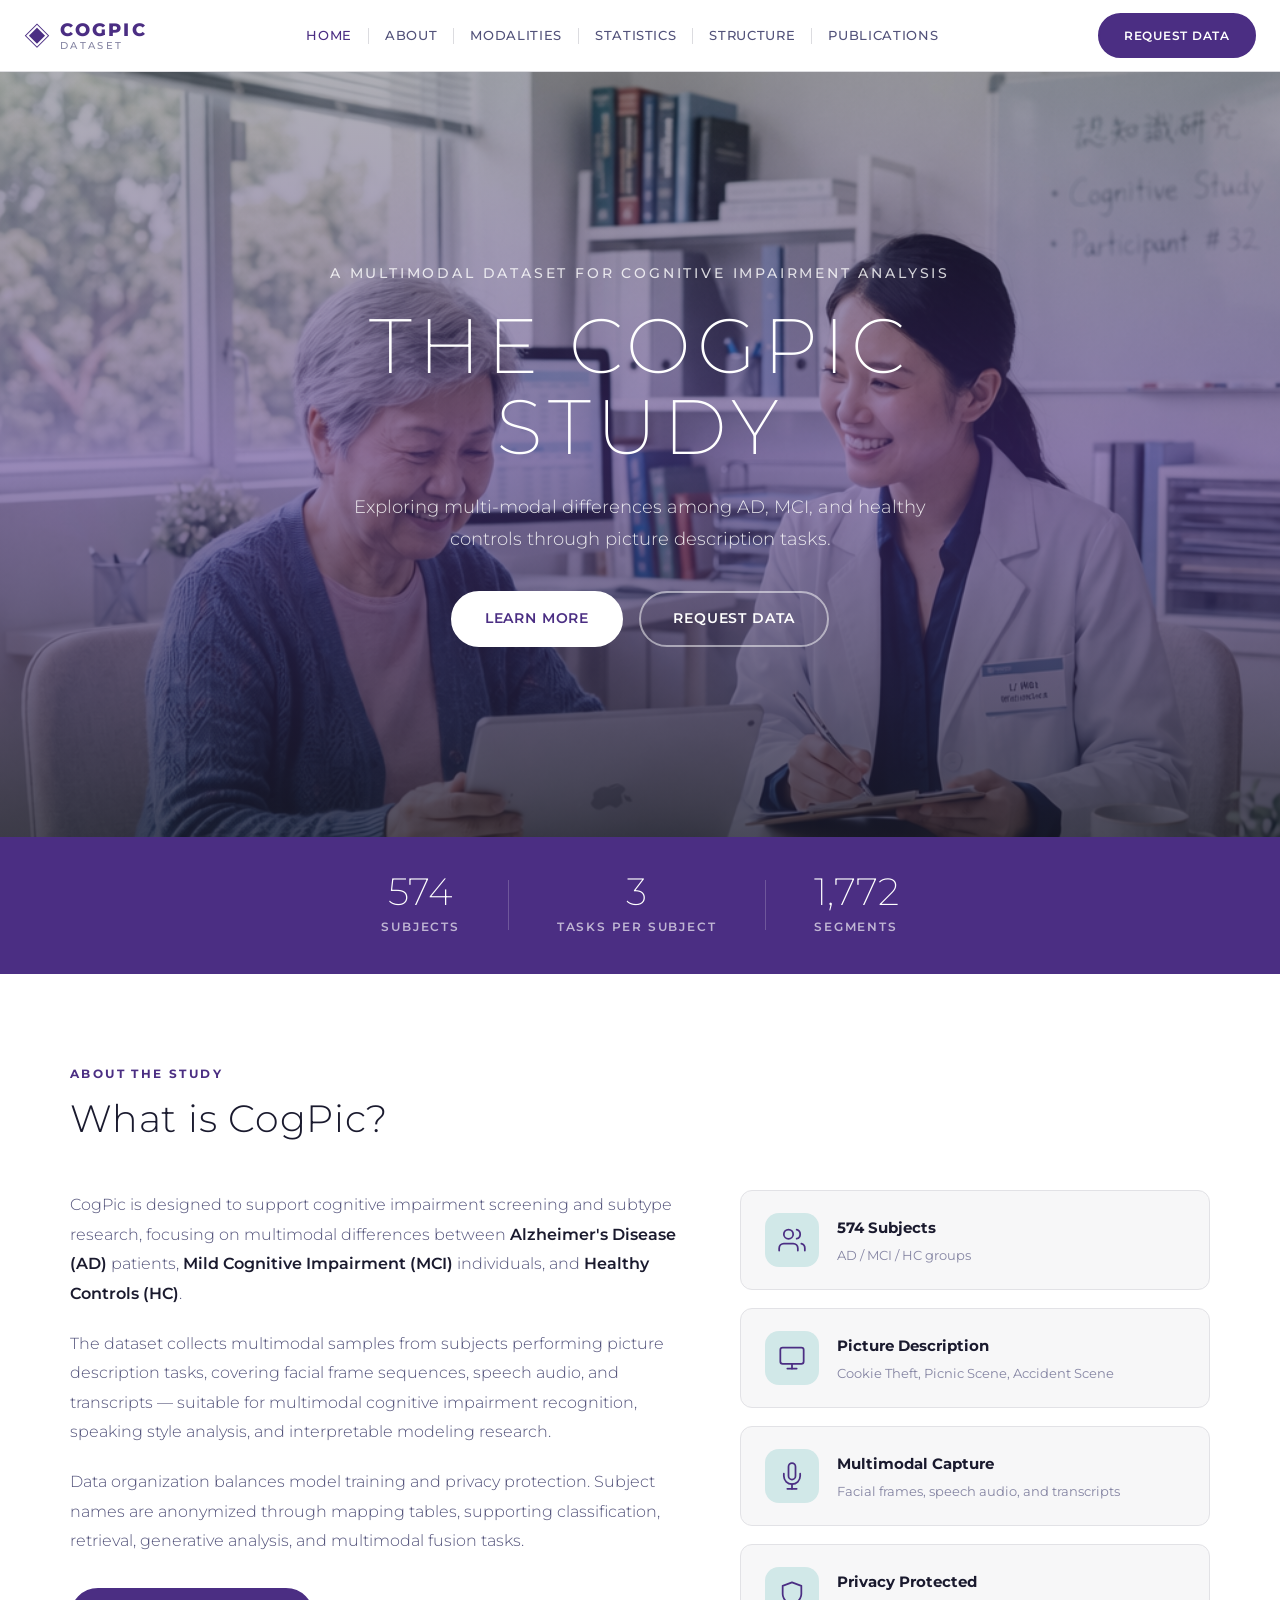
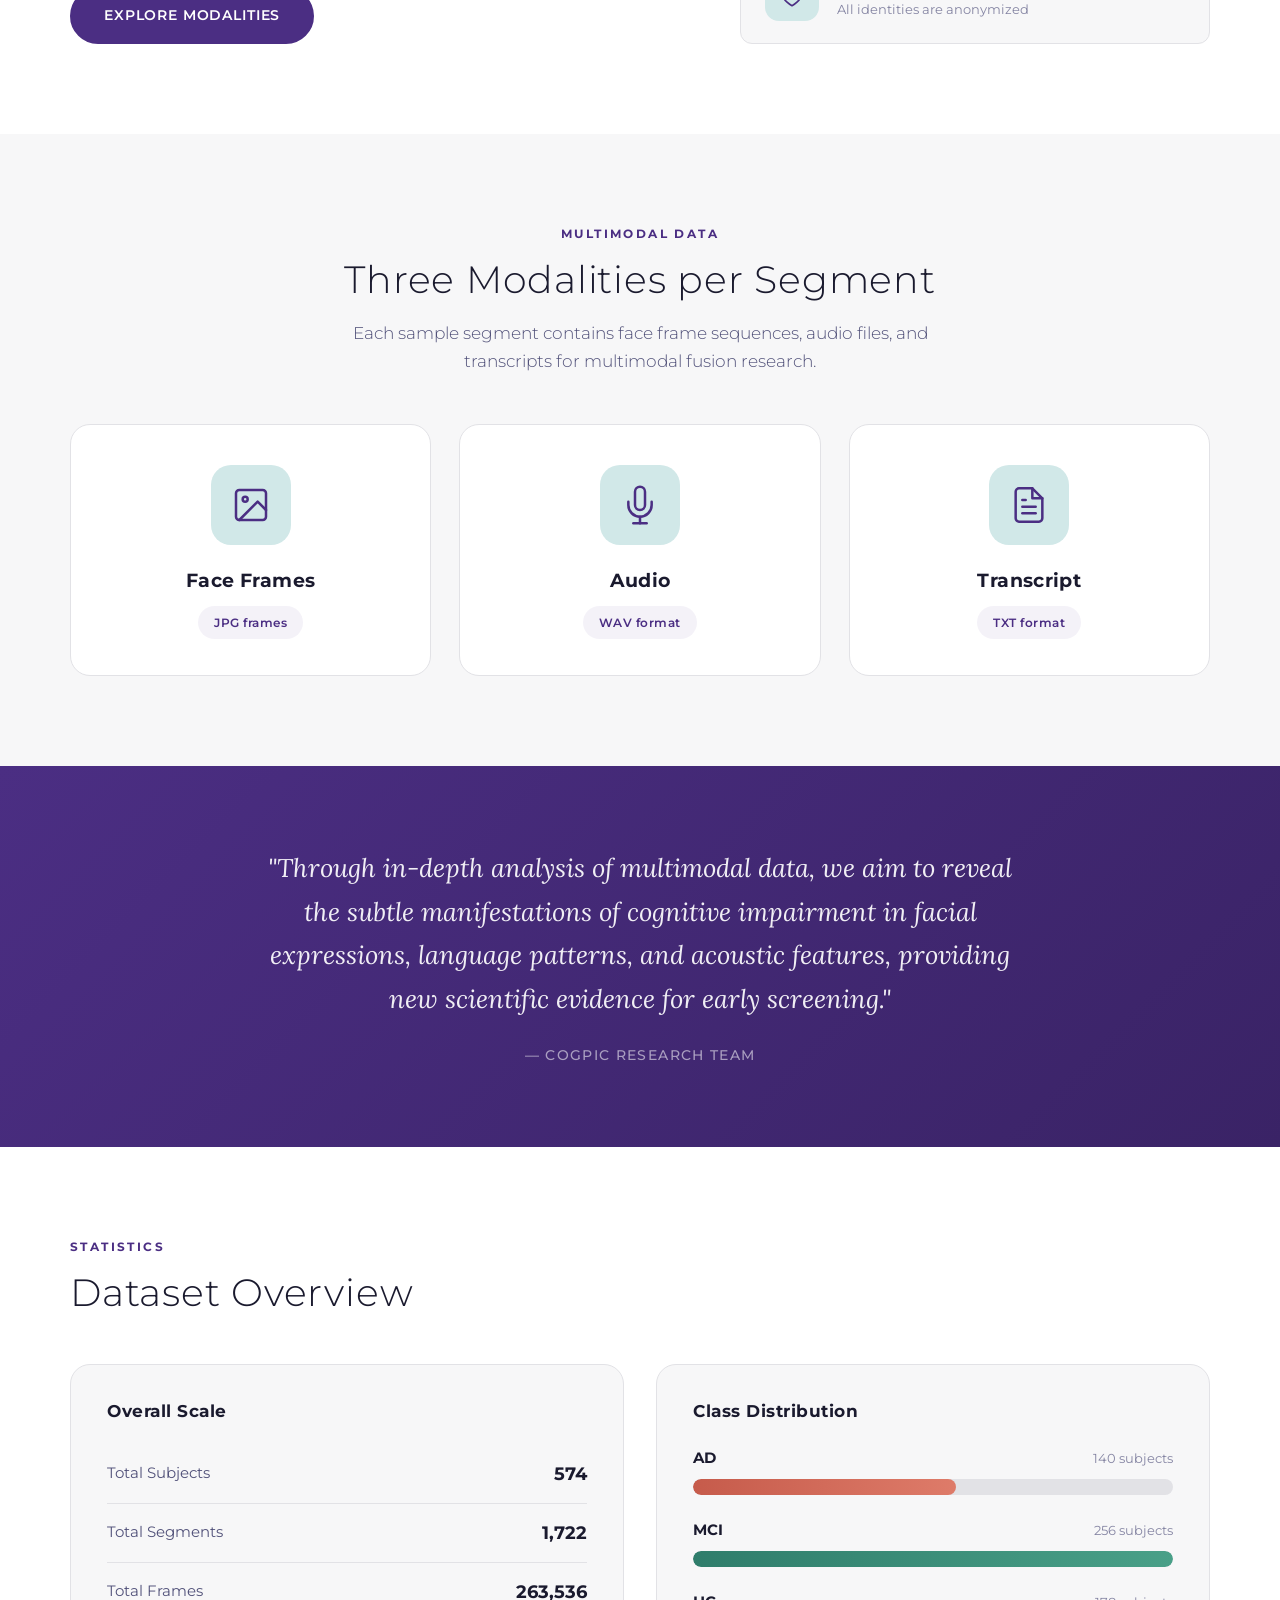
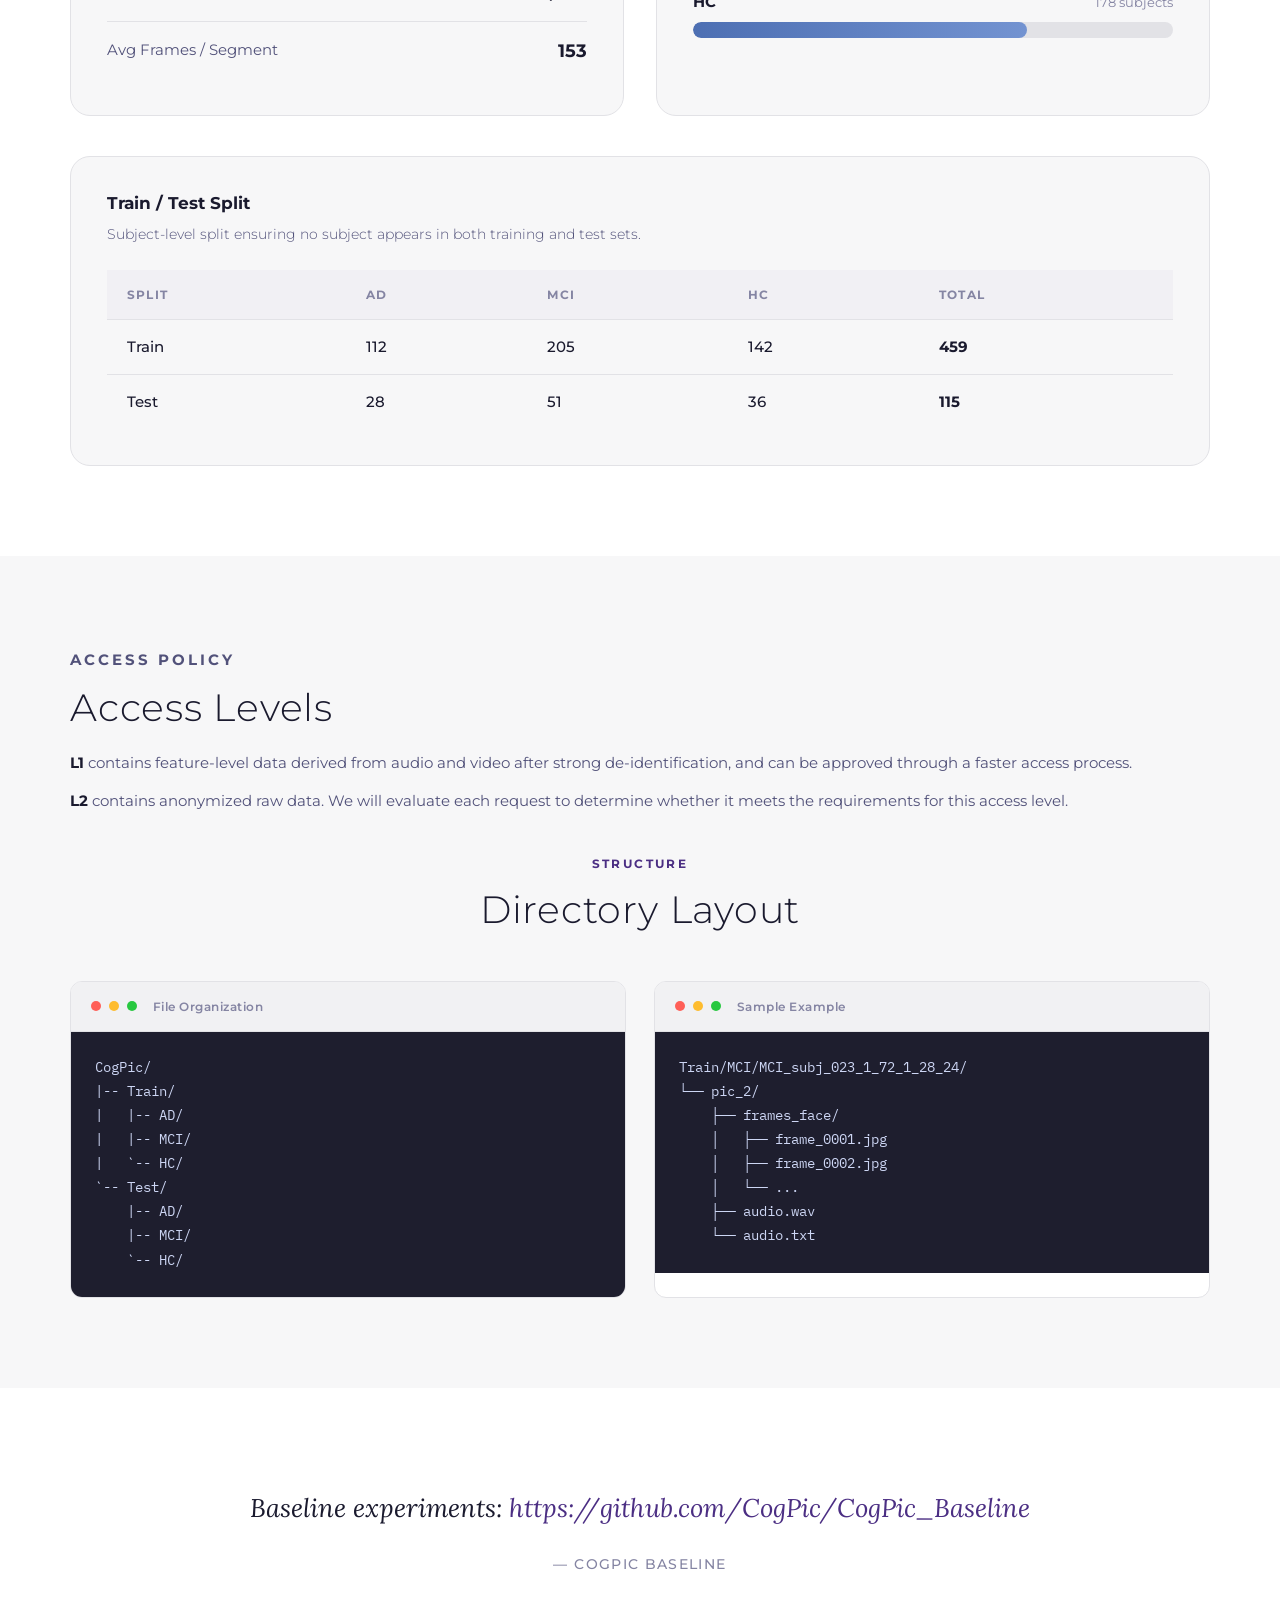
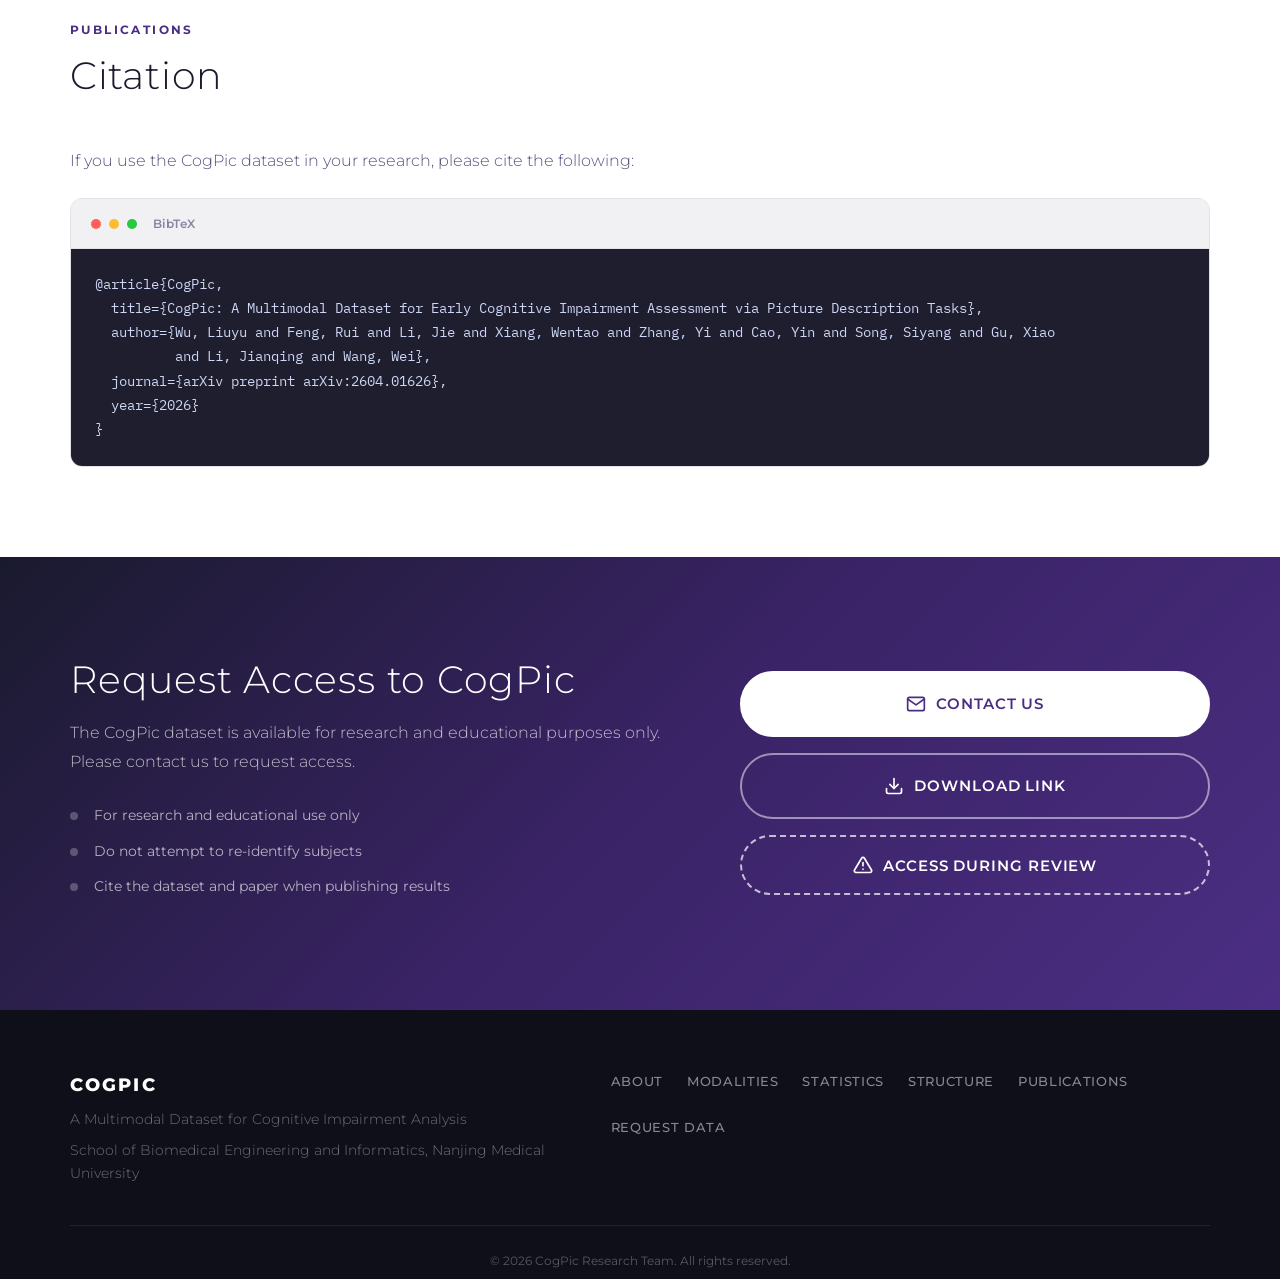
<file: index.html>
<!DOCTYPE html>
<html lang="zh-CN">

<head>
  <meta charset="UTF-8">
  <meta name="viewport" content="width=device-width, initial-scale=1.0">
  <title>CogPic — A Multimodal Dataset for Cognitive Impairment Analysis</title>
  <meta name="description"
    content="CogPic is a multimodal dataset for cognitive impairment analysis, containing face frames, audio, and transcripts from AD, MCI, and HC subjects.">
  <link rel="icon" type="image/svg+xml" href="favicon.svg">
  <link rel="preconnect" href="https://fonts.googleapis.com">
  <link rel="preconnect" href="https://fonts.gstatic.com" crossorigin>
  <link
    href="https://fonts.googleapis.com/css2?family=Montserrat:wght@200;300;400;500;600;700;800&family=Lora:ital,wght@0,400;0,500;0,600;1,400&family=IBM+Plex+Mono:wght@400;500&display=swap"
    rel="stylesheet">
  <link rel="stylesheet" href="styles.css">
</head>

<body>

  <!-- ===== NAVIGATION ===== -->
  <header class="site-header" id="top">
    <div class="header-inner">
      <a class="logo" href="#top">
        <span class="logo-icon">&#9672;</span>
        <div class="logo-text">
          <strong>COGPIC</strong>
          <span>DATASET</span>
        </div>
      </a>
      <nav class="main-nav" id="mainNav">
        <a href="#top" class="active">Home</a>
        <span class="nav-divider"></span>
        <a href="#about">About</a>
        <span class="nav-divider"></span>
        <a href="#modalities">Modalities</a>
        <span class="nav-divider"></span>
        <a href="#statistics">Statistics</a>
        <span class="nav-divider"></span>
        <a href="#structure">Structure</a>
        <span class="nav-divider"></span>
        <a href="#publications">Publications</a>
      </nav>
      <a class="btn btn-primary nav-cta" href="#download">Request Data</a>
      <button class="mobile-toggle" id="mobileToggle" aria-label="Toggle menu">
        <span></span><span></span><span></span>
      </button>
    </div>
  </header>

  <!-- ===== HERO ===== -->
  <section class="hero">
    <div class="hero-bg">
      <img src="hero.png" alt="Cognitive assessment research" id="heroImage">
      <div class="hero-overlay"></div>
    </div>
    <div class="hero-content">
      <p class="hero-subtitle">A Multimodal Dataset for Cognitive Impairment Analysis</p>
      <h1>THE COGPIC STUDY</h1>
      <p class="hero-desc">
        Exploring multi-modal differences among AD, MCI, and healthy controls
        through picture description tasks.
      </p>
      <div class="hero-buttons">
        <a class="btn btn-light" href="#about">Learn More</a>
        <a class="btn btn-outline-light" href="#download">Request Data</a>
      </div>
    </div>
  </section>

  <!-- ===== STATS BANNER ===== -->
  <section class="stats-banner">
    <div class="container">
      <div class="stat-item">
        <strong>574</strong>
        <span>Subjects</span>
      </div>
      <div class="stat-divider"></div>
      <div class="stat-item">
        <strong>3</strong>
        <span>Tasks per Subject</span>
      </div>
      <div class="stat-divider"></div>
      <div class="stat-item">
        <strong>1,772</strong>
        <span>Segments</span>
      </div>
    </div>
  </section>

  <main>
    <!-- ===== ABOUT ===== -->
    <section class="section section-white" id="about">
      <div class="container">
        <div class="section-header">
          <p class="section-eyebrow">About the Study</p>
          <h2>What is CogPic?</h2>
        </div>
        <div class="about-grid">
          <div class="about-text">
            <p>
              CogPic is designed to support cognitive impairment screening and subtype research, focusing on multimodal
              differences between <strong>Alzheimer's Disease (AD)</strong> patients, <strong>Mild Cognitive Impairment
                (MCI)</strong> individuals, and <strong>Healthy Controls (HC)</strong>.
            </p>
            <p>
              The dataset collects multimodal samples from subjects performing picture description tasks, covering
              facial frame sequences, speech audio, and transcripts — suitable for multimodal cognitive impairment
              recognition, speaking style analysis, and interpretable modeling research.
            </p>
            <p>
              Data organization balances model training and privacy protection. Subject names are anonymized through
              mapping tables, supporting classification, retrieval, generative analysis, and multimodal fusion tasks.
            </p>
            <a class="btn btn-primary" href="#modalities">Explore Modalities</a>
          </div>
          <div class="about-highlights">
            <div class="highlight-card">
              <div class="highlight-icon">
                <svg width="28" height="28" viewBox="0 0 24 24" fill="none" stroke="currentColor" stroke-width="1.5"
                  stroke-linecap="round" stroke-linejoin="round">
                  <path d="M17 21v-2a4 4 0 0 0-4-4H5a4 4 0 0 0-4 4v2" />
                  <circle cx="9" cy="7" r="4" />
                  <path d="M23 21v-2a4 4 0 0 0-3-3.87" />
                  <path d="M16 3.13a4 4 0 0 1 0 7.75" />
                </svg>
              </div>
              <div>
                <strong>574 Subjects</strong>
                <span>AD / MCI / HC groups</span>
              </div>
            </div>
            <div class="highlight-card">
              <div class="highlight-icon">
                <svg width="28" height="28" viewBox="0 0 24 24" fill="none" stroke="currentColor" stroke-width="1.5"
                  stroke-linecap="round" stroke-linejoin="round">
                  <rect x="2" y="3" width="20" height="14" rx="2" ry="2" />
                  <line x1="8" y1="21" x2="16" y2="21" />
                  <line x1="12" y1="17" x2="12" y2="21" />
                </svg>
              </div>
              <div>
                <strong>Picture Description</strong>
                <span>Cookie Theft, Picnic Scene, Accident Scene</span>
              </div>
            </div>
            <div class="highlight-card">
              <div class="highlight-icon">
                <svg width="28" height="28" viewBox="0 0 24 24" fill="none" stroke="currentColor" stroke-width="1.5"
                  stroke-linecap="round" stroke-linejoin="round">
                  <path d="M12 1a3 3 0 0 0-3 3v8a3 3 0 0 0 6 0V4a3 3 0 0 0-3-3z" />
                  <path d="M19 10v2a7 7 0 0 1-14 0v-2" />
                  <line x1="12" y1="19" x2="12" y2="23" />
                  <line x1="8" y1="23" x2="16" y2="23" />
                </svg>
              </div>
              <div>
                <strong>Multimodal Capture</strong>
                <span>Facial frames, speech audio, and transcripts</span>
              </div>
            </div>
            <div class="highlight-card">
              <div class="highlight-icon">
                <svg width="28" height="28" viewBox="0 0 24 24" fill="none" stroke="currentColor" stroke-width="1.5"
                  stroke-linecap="round" stroke-linejoin="round">
                  <path d="M12 22s8-4 8-10V5l-8-3-8 3v7c0 6 8 10 8 10z" />
                </svg>
              </div>
              <div>
                <strong>Privacy Protected</strong>
                <span>All identities are anonymized</span>
              </div>
            </div>
          </div>
        </div>
      </div>
    </section>

    <!-- ===== MODALITIES ===== -->
    <section class="section section-light" id="modalities">
      <div class="container">
        <div class="section-header centered">
          <p class="section-eyebrow">Multimodal Data</p>
          <h2>Three Modalities per Segment</h2>
          <p class="section-sub">Each sample segment contains face frame sequences, audio files, and transcripts for
            multimodal fusion research.</p>
        </div>
        <div class="modality-grid">
          <article class="modality-card">
            <div class="modality-icon-wrap">
              <svg width="40" height="40" viewBox="0 0 24 24" fill="none" stroke="currentColor" stroke-width="1.5"
                stroke-linecap="round" stroke-linejoin="round">
                <rect x="3" y="3" width="18" height="18" rx="2" ry="2" />
                <circle cx="8.5" cy="8.5" r="1.5" />
                <polyline points="21 15 16 10 5 21" />
              </svg>
            </div>
            <h3>Face Frames</h3>
            <span class="modality-tag">JPG frames</span>
          </article>
          <article class="modality-card">
            <div class="modality-icon-wrap">
              <svg width="40" height="40" viewBox="0 0 24 24" fill="none" stroke="currentColor" stroke-width="1.5"
                stroke-linecap="round" stroke-linejoin="round">
                <path d="M12 1a3 3 0 0 0-3 3v8a3 3 0 0 0 6 0V4a3 3 0 0 0-3-3z" />
                <path d="M19 10v2a7 7 0 0 1-14 0v-2" />
                <line x1="12" y1="19" x2="12" y2="23" />
                <line x1="8" y1="23" x2="16" y2="23" />
              </svg>
            </div>
            <h3>Audio</h3>
            <span class="modality-tag">WAV format</span>
          </article>
          <article class="modality-card">
            <div class="modality-icon-wrap">
              <svg width="40" height="40" viewBox="0 0 24 24" fill="none" stroke="currentColor" stroke-width="1.5"
                stroke-linecap="round" stroke-linejoin="round">
                <path d="M14 2H6a2 2 0 0 0-2 2v16a2 2 0 0 0 2 2h12a2 2 0 0 0 2-2V8z" />
                <polyline points="14 2 14 8 20 8" />
                <line x1="16" y1="13" x2="8" y2="13" />
                <line x1="16" y1="17" x2="8" y2="17" />
                <polyline points="10 9 9 9 8 9" />
              </svg>
            </div>
            <h3>Transcript</h3>
            <span class="modality-tag">TXT format</span>
          </article>
        </div>
      </div>
    </section>

    <!-- ===== QUOTE ===== -->
    <section class="section-quote">
      <div class="container">
        <blockquote>
          <p>"Through in-depth analysis of multimodal data, we aim to reveal the subtle manifestations of cognitive
            impairment in facial expressions, language patterns, and acoustic features, providing new scientific
            evidence for early screening."</p>
          <cite>— CogPic Research Team</cite>
        </blockquote>
      </div>
    </section>

    <!-- ===== STATISTICS ===== -->
    <section class="section section-white" id="statistics">
      <div class="container">
        <div class="section-header">
          <p class="section-eyebrow">Statistics</p>
          <h2>Dataset Overview</h2>
        </div>

        <div class="stats-detail-grid">
          <div class="stats-card">
            <h3>Overall Scale</h3>
            <div class="stats-list">
              <div class="stats-row">
                <span>Total Subjects</span>
                <strong>574</strong>
              </div>
              <div class="stats-row">
                <span>Total Segments</span>
                <strong>1,722</strong>
              </div>
              <div class="stats-row">
                <span>Total Frames</span>
                <strong>263,536</strong>
              </div>
              <div class="stats-row">
                <span>Avg Frames / Segment</span>
                <strong>153</strong>
              </div>
            </div>
          </div>

          <div class="stats-card">
            <h3>Class Distribution</h3>
            <div class="distribution-bars">
              <div class="dist-bar">
                <div class="dist-info">
                  <span class="dist-label">AD</span>
                  <span class="dist-count">140 subjects</span>
                </div>
                <div class="dist-track"><span class="dist-fill" style="width: 54.7%"></span></div>
              </div>
              <div class="dist-bar">
                <div class="dist-info">
                  <span class="dist-label">MCI</span>
                  <span class="dist-count">256 subjects</span>
                </div>
                <div class="dist-track"><span class="dist-fill fill-teal" style="width: 100%"></span></div>
              </div>
              <div class="dist-bar">
                <div class="dist-info">
                  <span class="dist-label">HC</span>
                  <span class="dist-count">178 subjects</span>
                </div>
                <div class="dist-track"><span class="dist-fill fill-light" style="width: 69.5%"></span></div>
              </div>
            </div>
          </div>
        </div>

        <div class="split-table-wrap">
          <h3>Train / Test Split</h3>
          <p>Subject-level split ensuring no subject appears in both training and test sets.</p>
          <div class="table-scroll">
            <table>
              <thead>
                <tr>
                  <th>Split</th>
                  <th>AD</th>
                  <th>MCI</th>
                  <th>HC</th>
                  <th>Total</th>
                </tr>
              </thead>
              <tbody>
                <tr>
                  <td>Train</td>
                  <td>112</td>
                  <td>205</td>
                  <td>142</td>
                  <td><strong>459</strong></td>
                </tr>
                <tr>
                  <td>Test</td>
                  <td>28</td>
                  <td>51</td>
                  <td>36</td>
                  <td><strong>115</strong></td>
                </tr>
              </tbody>
            </table>
          </div>
        </div>
      </div>
    </section>

    <!-- ===== STRUCTURE ===== -->
    <section class="section section-light" id="structure">
      <div class="container">
        <div class="structure-note">
          <p class="section-eyebrow">Access Policy</p>
          <h2>Access Levels</h2>
          <p><strong>L1</strong> contains feature-level data derived from audio and video after strong de-identification, and can be approved through a faster access process.</p>
          <p><strong>L2</strong> contains anonymized raw data. We will evaluate each request to determine whether it meets the requirements for this access level.</p>
        </div>
        <div class="section-header centered">
          <p class="section-eyebrow">Structure</p>
          <h2>Directory Layout</h2>
        </div>
        <div class="structure-grid">
          <div class="code-card">
            <div class="code-card-header">
              <span class="code-dot red"></span>
              <span class="code-dot yellow"></span>
              <span class="code-dot green"></span>
              <span class="code-card-title">File Organization</span>
            </div>
            <pre><code>CogPic/
|-- Train/
|   |-- AD/
|   |-- MCI/
|   `-- HC/
`-- Test/
    |-- AD/
    |-- MCI/
    `-- HC/</code></pre>
          </div>
          <div class="code-card">
            <div class="code-card-header">
              <span class="code-dot red"></span>
              <span class="code-dot yellow"></span>
              <span class="code-dot green"></span>
              <span class="code-card-title">Sample Example</span>
            </div>
            <pre><code>Train/MCI/MCI_subj_023_1_72_1_28_24/
└── pic_2/
    ├── frames_face/
    │   ├── frame_0001.jpg
    │   ├── frame_0002.jpg
    │   └── ...
    ├── audio.wav
    └── audio.txt</code></pre>
          </div>
        </div>
      </div>
    </section>

    <!-- ===== PUBLICATIONS ===== -->
    <section class="section section-white" id="publications">
      <div class="container">
        <div class="baseline-quote">
          <blockquote>
            <p>Baseline experiments: <a href="https://github.com/CogPic/CogPic_Baseline" target="_blank" rel="noopener noreferrer">https://github.com/CogPic/CogPic_Baseline</a></p>
            <cite>— CogPic Baseline</cite>
          </blockquote>
        </div>
        <div class="section-header">
          <p class="section-eyebrow">Publications</p>
          <h2>Citation</h2>
        </div>
        <div class="citation-block">
          <p>If you use the CogPic dataset in your research, please cite the following:</p>
          <div class="code-card">
            <div class="code-card-header">
              <span class="code-dot red"></span>
              <span class="code-dot yellow"></span>
              <span class="code-dot green"></span>
              <span class="code-card-title">BibTeX</span>
            </div>
            <pre><code>@article{CogPic,
  title={CogPic: A Multimodal Dataset for Early Cognitive Impairment Assessment via Picture Description Tasks},
  author={Wu, Liuyu and Feng, Rui and Li, Jie and Xiang, Wentao and Zhang, Yi and Cao, Yin and Song, Siyang and Gu, Xiao
          and Li, Jianqing and Wang, Wei},
  journal={arXiv preprint arXiv:2604.01626},
  year={2026}
}</code></pre>
          </div>
        </div>
      </div>
    </section>

    <!-- ===== DOWNLOAD / REQUEST DATA ===== -->
    <section class="section section-cta" id="download">
      <div class="container">
        <div class="cta-inner">
          <div class="cta-text">
            <h2>Request Access to CogPic</h2>
            <p>The CogPic dataset is available for research and educational purposes only. Please contact us to request
              access.</p>
            <ul class="terms-list">
              <li>For research and educational use only</li>
              <li>Do not attempt to re-identify subjects</li>
              <li>Cite the dataset and paper when publishing results</li>
            </ul>
          </div>
          <div class="cta-actions">
            <a class="btn btn-light btn-lg" href="contact.html">
              <svg width="20" height="20" viewBox="0 0 24 24" fill="none" stroke="currentColor" stroke-width="2"
                stroke-linecap="round" stroke-linejoin="round">
                <path d="M4 4h16c1.1 0 2 .9 2 2v12c0 1.1-.9 2-2 2H4c-1.1 0-2-.9-2-2V6c0-1.1.9-2 2-2z" />
                <polyline points="22,6 12,13 2,6" />
              </svg>
              Contact Us
            </a>
            <a class="btn btn-outline-light btn-lg" href="request.html">
              <svg width="20" height="20" viewBox="0 0 24 24" fill="none" stroke="currentColor" stroke-width="2"
                stroke-linecap="round" stroke-linejoin="round">
                <path d="M21 15v4a2 2 0 0 1-2 2H5a2 2 0 0 1-2-2v-4" />
                <polyline points="7 10 12 15 17 10" />
                <line x1="12" y1="15" x2="12" y2="3" />
              </svg>
              Download Link
            </a>
            <button class="btn btn-review btn-lg" id="reviewAccessTrigger" type="button">
              <svg width="20" height="20" viewBox="0 0 24 24" fill="none" stroke="currentColor" stroke-width="2"
                stroke-linecap="round" stroke-linejoin="round">
                <path d="M10.29 3.86 1.82 18a2 2 0 0 0 1.71 3h16.94a2 2 0 0 0 1.71-3L13.71 3.86a2 2 0 0 0-3.42 0z" />
                <line x1="12" y1="9" x2="12" y2="13" />
                <line x1="12" y1="17" x2="12.01" y2="17" />
              </svg>
              Access During Review
            </button>
          </div>
        </div>
      </div>
    </section>
  </main>

  <!-- ===== FOOTER ===== -->
  <footer class="site-footer">
    <div class="container">
      <div class="footer-inner">
        <div class="footer-brand">
          <strong>COGPIC</strong>
          <p>A Multimodal Dataset for Cognitive Impairment Analysis</p>
          <p>School of Biomedical Engineering and Informatics, Nanjing Medical University</p>
        </div>
        <div class="footer-links">
          <a href="#about">About</a>
          <a href="#modalities">Modalities</a>
          <a href="#statistics">Statistics</a>
          <a href="#structure">Structure</a>
          <a href="#publications">Publications</a>
          <a href="#download">Request Data</a>
        </div>
      </div>
      <div class="footer-bottom">
        <p>&copy; 2026 CogPic Research Team. All rights reserved.</p>
      </div>
    </div>
  </footer>

  <button class="scroll-top" id="scrollTop" aria-label="Scroll to top">
    <svg width="20" height="20" viewBox="0 0 24 24" fill="none" stroke="currentColor" stroke-width="2.5"
      stroke-linecap="round" stroke-linejoin="round">
      <polyline points="18 15 12 9 6 15" />
    </svg>
  </button>

  <div class="review-modal" id="reviewModal" aria-hidden="true">
    <div class="review-modal-backdrop" data-review-close></div>
    <section class="review-modal-panel" role="dialog" aria-modal="true" aria-labelledby="reviewModalTitle">
      <button class="review-modal-close" id="reviewModalClose" type="button" aria-label="Close reviewer access panel">
        <span></span><span></span>
      </button>
      <p class="review-modal-eyebrow">Anonymous Review Access</p>
      <h2 id="reviewModalTitle">Reviewer Access Links (L2)</h2>
      <p class="review-modal-desc">This interface is available only during the ACM MM Dataset Track review period. The ZIP extraction password is <strong><em><span class="review-password">njmubme</span></em></strong>. After this review cycle is completed, access will be available only through the application process. If you are not a relevant reviewer or organizer, please request the dataset through the application form.</p>

      <div class="review-link-list">
        <a class="review-link-card" href="https://drive.google.com/file/d/1XWnLErcly91h38jEz1Tiu5VyPkJwdjyz/view?usp=drive_link" target="_blank" rel="noopener noreferrer">
          <img src="googledrive.png" alt="Google Drive logo">
          <div class="review-link-copy">
            <strong>Google Drive</strong>
            <span>Download link</span>
          </div>
        </a>

        <a class="review-link-card" href="https://pan.baidu.com/s/1Al94lme9o3qhwptEyGzpYQ" target="_blank" rel="noopener noreferrer">
          <img src="baiduyun.png" alt="Baidu Yun logo">
          <div class="review-link-copy">
            <strong>Baidu Yun</strong>
            <span>CogPic.zip | Access code: <em>njmu</em></span>
          </div>
        </a>
      </div>
    </section>
  </div>

  <script src="script.js"></script>
</body>

</html>
</file>
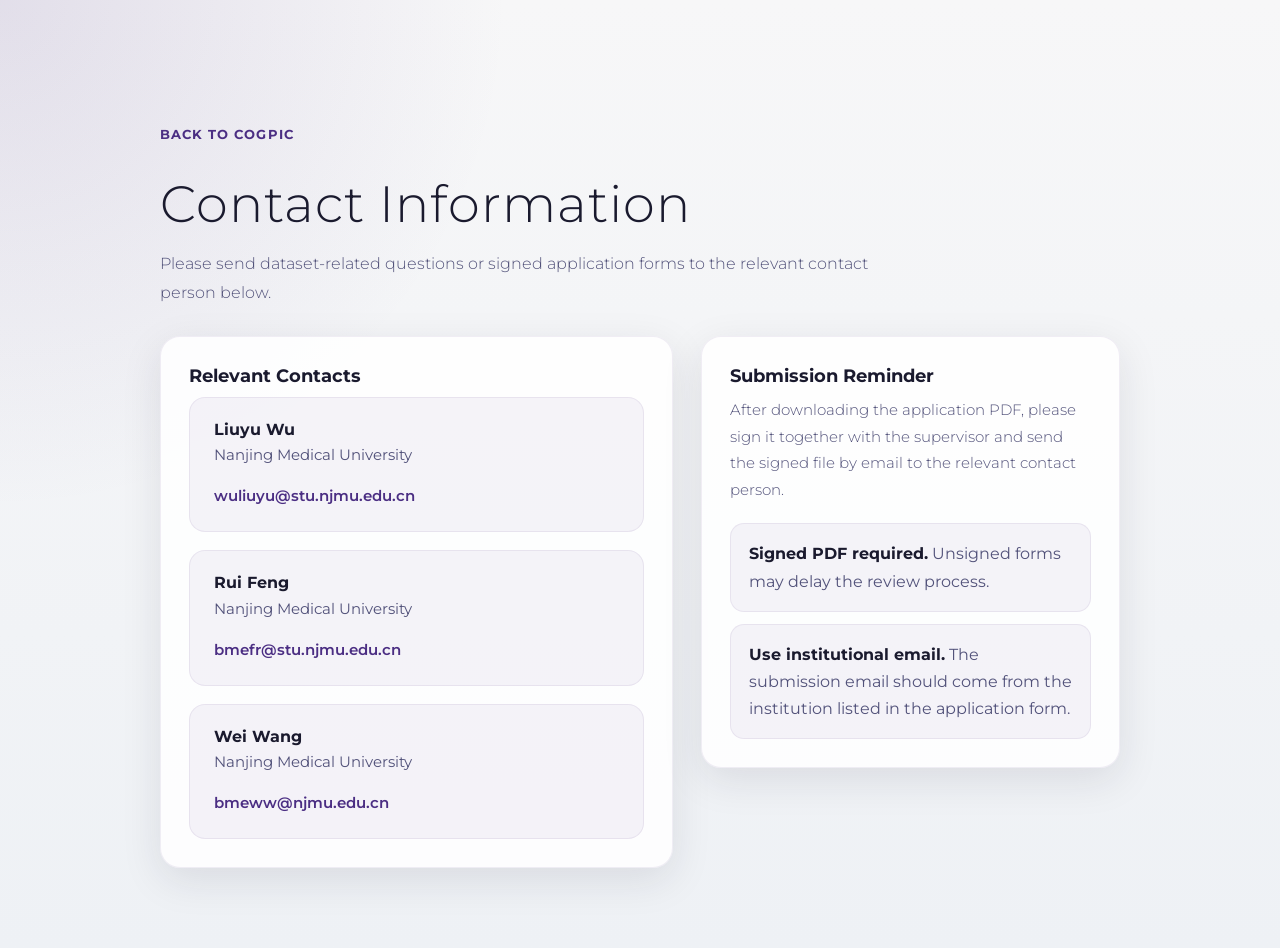
<file: contact.html>
<!DOCTYPE html>
<html lang="en">

<head>
  <meta charset="UTF-8">
  <meta name="viewport" content="width=device-width, initial-scale=1.0">
  <title>CogPic Contact Information</title>
  <meta name="description" content="Contact information for CogPic dataset inquiries and application submission.">
  <link rel="icon" type="image/svg+xml" href="favicon.svg">
  <link rel="preconnect" href="https://fonts.googleapis.com">
  <link rel="preconnect" href="https://fonts.gstatic.com" crossorigin>
  <link
    href="https://fonts.googleapis.com/css2?family=Montserrat:wght@200;300;400;500;600;700;800&family=Lora:ital,wght@0,400;0,500;0,600;1,400&family=IBM+Plex+Mono:wght@400;500&display=swap"
    rel="stylesheet">
  <link rel="stylesheet" href="styles.css">
</head>

<body class="application-page">
  <main class="application-shell">
    <a class="application-back" href="index.html#download">Back to CogPic</a>

    <section class="application-hero">
      <h1>Contact Information</h1>
      <p>Please send dataset-related questions or signed application forms to the relevant contact person below.</p>
    </section>

    <div class="application-layout">
      <section class="application-panel">
        <h2>Relevant Contacts</h2>

        <div class="contact-grid">
          <article class="contact-card">
            <h3>Liuyu Wu</h3>
            <p>Nanjing Medical University</p>
            <a class="contact-email" href="mailto:wuliuyu@stu.njmu.edu.cn">wuliuyu@stu.njmu.edu.cn</a>
          </article>

          <article class="contact-card">
            <h3>Rui Feng</h3>
            <p>Nanjing Medical University</p>
            <a class="contact-email" href="mailto:bmefr@stu.njmu.edu.cn">bmefr@stu.njmu.edu.cn</a>
          </article>

          <article class="contact-card">
            <h3>Wei Wang</h3>
            <p>Nanjing Medical University</p>
            <a class="contact-email" href="mailto:bmeww@njmu.edu.cn">bmeww@njmu.edu.cn</a>
          </article>
        </div>
      </section>

      <aside class="application-panel">
        <h2>Submission Reminder</h2>
        <p>After downloading the application PDF, please sign it together with the supervisor and send the signed file by email to the relevant contact person.</p>
        <div class="application-note-list">
          <div class="application-note"><strong>Signed PDF required.</strong> Unsigned forms may delay the review process.</div>
          <div class="application-note"><strong>Use institutional email.</strong> The submission email should come from the institution listed in the application form.</div>
        </div>
      </aside>
    </div>
  </main>
</body>

</html>
</file>
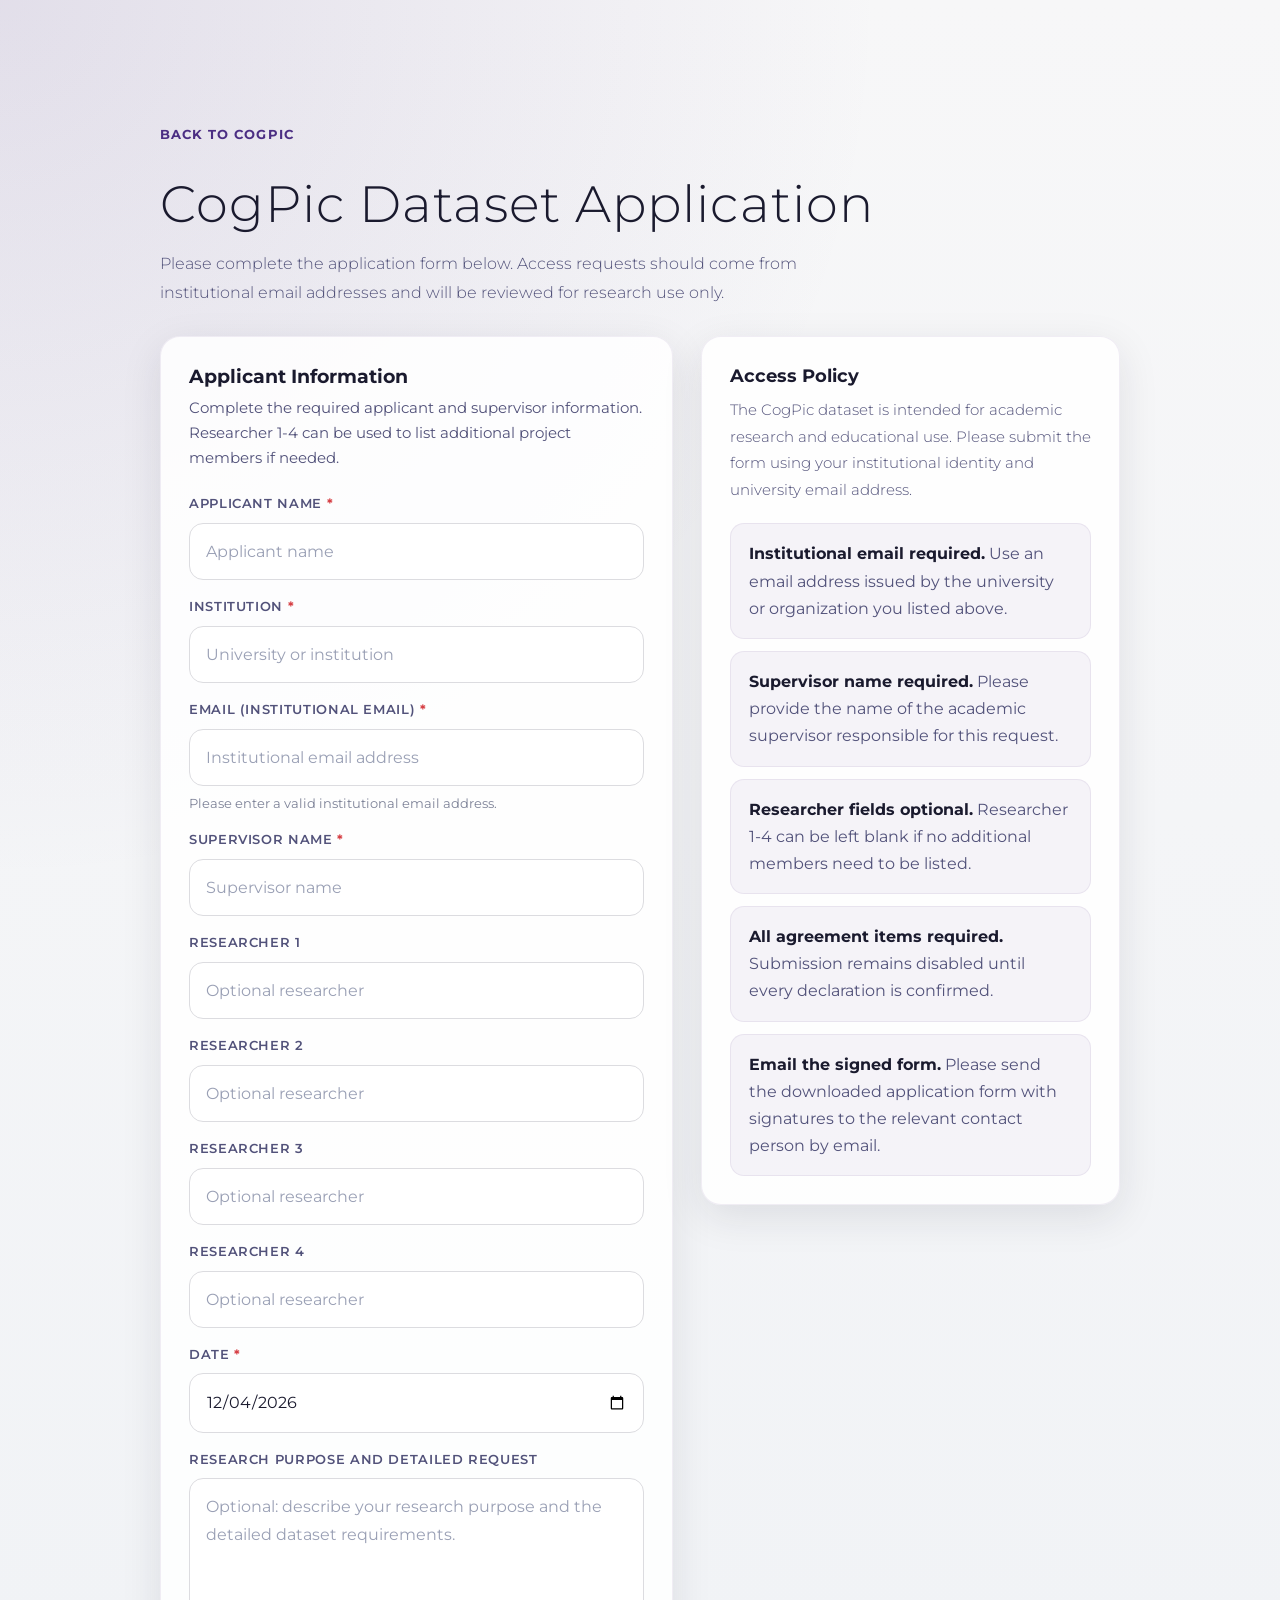
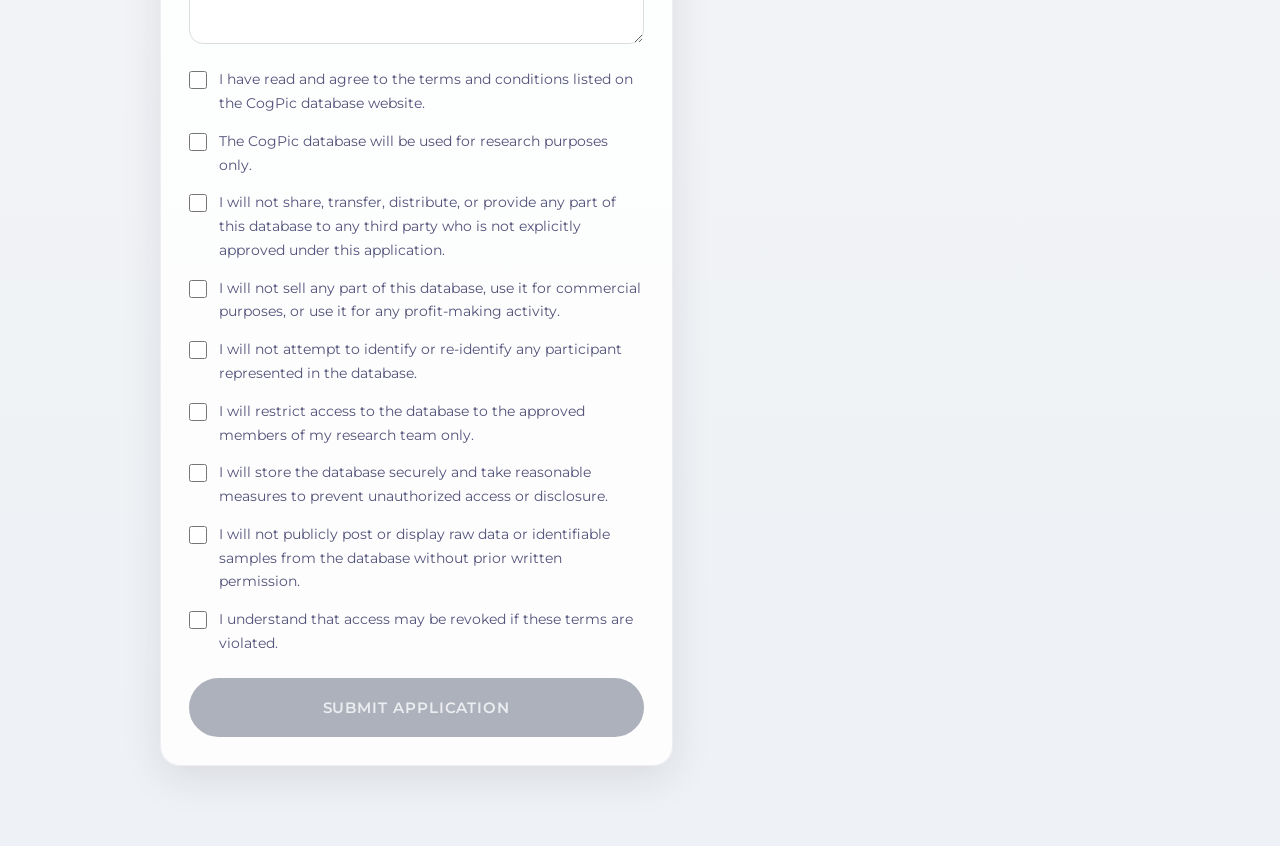
<file: request.html>
<!DOCTYPE html>
<html lang="en">

<head>
  <meta charset="UTF-8">
  <meta name="viewport" content="width=device-width, initial-scale=1.0">
  <title>CogPic Application Form</title>
  <meta name="description" content="Application form for requesting access to the CogPic dataset.">
  <link rel="icon" type="image/svg+xml" href="favicon.svg">
  <link rel="preconnect" href="https://fonts.googleapis.com">
  <link rel="preconnect" href="https://fonts.gstatic.com" crossorigin>
  <link
    href="https://fonts.googleapis.com/css2?family=Montserrat:wght@200;300;400;500;600;700;800&family=Lora:ital,wght@0,400;0,500;0,600;1,400&family=IBM+Plex+Mono:wght@400;500&display=swap"
    rel="stylesheet">
  <link rel="stylesheet" href="styles.css">
</head>

<body class="application-page">
  <main class="application-shell">
    <a class="application-back" href="index.html#download">Back to CogPic</a>

    <section class="application-hero">
      <h1>CogPic Dataset Application</h1>
      <p>Please complete the application form below. Access requests should come from institutional email addresses and will be reviewed for research use only.</p>
    </section>

    <div class="application-layout">
      <section class="application-panel">
        <form class="request-form" id="requestForm">
          <div class="request-form-header">
            <h3>Applicant Information</h3>
            <p>Complete the required applicant and supervisor information. Researcher 1-4 can be used to list additional project members if needed.</p>
          </div>

          <div class="request-form-grid">
            <label class="form-field form-field-full">
              <span>Applicant Name <em>*</em></span>
              <input type="text" name="applicant_name" placeholder="Applicant name" required>
            </label>
            <label class="form-field form-field-full">
              <span>Institution <em>*</em></span>
              <input type="text" name="institution" placeholder="University or institution" required>
            </label>
            <label class="form-field form-field-full">
              <span>Email (Institutional Email) <em>*</em></span>
              <input type="email" name="institutional_email" placeholder="Institutional email address" required>
              <small class="field-hint" id="institutionalEmailHint">Please enter a valid institutional email address.</small>
            </label>
            <label class="form-field form-field-full">
              <span>Supervisor Name <em>*</em></span>
              <input type="text" name="supervisor_name" placeholder="Supervisor name" required>
            </label>
            <label class="form-field form-field-full">
              <span>Researcher 1</span>
              <input type="text" name="researcher_1" placeholder="Optional researcher">
            </label>
            <label class="form-field form-field-full">
              <span>Researcher 2</span>
              <input type="text" name="researcher_2" placeholder="Optional researcher">
            </label>
            <label class="form-field form-field-full">
              <span>Researcher 3</span>
              <input type="text" name="researcher_3" placeholder="Optional researcher">
            </label>
            <label class="form-field form-field-full">
              <span>Researcher 4</span>
              <input type="text" name="researcher_4" placeholder="Optional researcher">
            </label>
            <label class="form-field form-field-full">
              <span>Date <em>*</em></span>
              <input type="date" name="submission_date" required>
            </label>
            <label class="form-field form-field-full">
              <span>Research Purpose and Detailed Request</span>
              <textarea name="research_purpose" rows="5" placeholder="Optional: describe your research purpose and the detailed dataset requirements."></textarea>
            </label>
          </div>

          <div class="form-agreements">
            <label class="checkbox-field">
              <input type="checkbox" name="agree_terms" required>
              <span>I have read and agree to the terms and conditions listed on the CogPic database website.</span>
            </label>
            <label class="checkbox-field">
              <input type="checkbox" name="research_only" required>
              <span>The CogPic database will be used for research purposes only.</span>
            </label>
            <label class="checkbox-field">
              <input type="checkbox" name="no_third_party" required>
              <span>I will not share, transfer, distribute, or provide any part of this database to any third party who is not explicitly approved under this application.</span>
            </label>
            <label class="checkbox-field">
              <input type="checkbox" name="no_commercial_use" required>
              <span>I will not sell any part of this database, use it for commercial purposes, or use it for any profit-making activity.</span>
            </label>
            <label class="checkbox-field">
              <input type="checkbox" name="no_reidentify" required>
              <span>I will not attempt to identify or re-identify any participant represented in the database.</span>
            </label>
            <label class="checkbox-field">
              <input type="checkbox" name="team_only_access" required>
              <span>I will restrict access to the database to the approved members of my research team only.</span>
            </label>
            <label class="checkbox-field">
              <input type="checkbox" name="secure_storage" required>
              <span>I will store the database securely and take reasonable measures to prevent unauthorized access or disclosure.</span>
            </label>
            <label class="checkbox-field">
              <input type="checkbox" name="no_public_posting" required>
              <span>I will not publicly post or display raw data or identifiable samples from the database without prior written permission.</span>
            </label>
            <label class="checkbox-field">
              <input type="checkbox" name="revocation_understood" required>
              <span>I understand that access may be revoked if these terms are violated.</span>
            </label>
          </div>

          <button class="btn btn-primary btn-lg" id="submitApplication" type="submit" disabled>Submit Application</button>
        </form>
      </section>

      <aside class="application-panel">
        <h2>Access Policy</h2>
        <p>The CogPic dataset is intended for academic research and educational use. Please submit the form using your institutional identity and university email address.</p>
        <div class="application-note-list">
          <div class="application-note"><strong>Institutional email required.</strong> Use an email address issued by the university or organization you listed above.</div>
          <div class="application-note"><strong>Supervisor name required.</strong> Please provide the name of the academic supervisor responsible for this request.</div>
          <div class="application-note"><strong>Researcher fields optional.</strong> Researcher 1-4 can be left blank if no additional members need to be listed.</div>
          <div class="application-note"><strong>All agreement items required.</strong> Submission remains disabled until every declaration is confirmed.</div>
          <div class="application-note"><strong>Email the signed form.</strong> Please send the downloaded application form with signatures to the relevant contact person by email.</div>
        </div>
      </aside>
    </div>
  </main>
  <script src="request.js"></script>
</body>

</html>
</file>
<file: styles.css>
/* =============================================
   CogPic — I-CONECT–Inspired Design System
   ============================================= */

:root {
  --white: #ffffff;
  --off-white: #f7f7f8;
  --light-gray: #f1f1f3;
  --mid-gray: #e2e2e6;
  --border: #dcdce0;
  --text: #1a1a2e;
  --text-secondary: #52527a;
  --text-muted: #8585a3;
  --primary: #4b2e83;
  --primary-dark: #3a2366;
  --primary-light: #6b4ea3;
  --accent-teal: #1a7a7a;
  --accent-teal-light: #d1e8e8;
  --accent-rose: #a34b6b;
  --shadow-sm: 0 1px 3px rgba(26, 26, 46, 0.06);
  --shadow-md: 0 4px 16px rgba(26, 26, 46, 0.08);
  --shadow-lg: 0 12px 40px rgba(26, 26, 46, 0.1);
  --shadow-xl: 0 20px 60px rgba(26, 26, 46, 0.12);
  --radius: 12px;
  --radius-lg: 20px;
  --radius-pill: 50px;
  --transition: 0.3s cubic-bezier(0.4, 0, 0.2, 1);
  --header-h: 72px;
}

/* ===== RESET ===== */
*, *::before, *::after { box-sizing: border-box; margin: 0; padding: 0; }
html { scroll-behavior: smooth; scroll-padding-top: var(--header-h); }

body {
  font-family: 'Montserrat', -apple-system, BlinkMacSystemFont, 'Segoe UI', sans-serif;
  color: var(--text);
  background: var(--white);
  line-height: 1.7;
  -webkit-font-smoothing: antialiased;
  -moz-osx-font-smoothing: grayscale;
}

h1, h2, h3, h4 { line-height: 1.2; font-weight: 700; }
a { color: inherit; text-decoration: none; }
img { display: block; max-width: 100%; }
ul { list-style: none; }

.container {
  width: min(1140px, 100% - 48px);
  margin: 0 auto;
}

/* ===== BUTTONS ===== */
.btn {
  display: inline-flex;
  align-items: center;
  justify-content: center;
  gap: 10px;
  padding: 14px 32px;
  border: 2px solid transparent;
  border-radius: var(--radius-pill);
  font-family: inherit;
  font-size: 0.88rem;
  font-weight: 600;
  letter-spacing: 0.06em;
  text-transform: uppercase;
  cursor: pointer;
  transition: all var(--transition);
  white-space: nowrap;
}

.btn-primary {
  color: var(--white);
  background: var(--primary);
  border-color: var(--primary);
}
.btn-primary:hover {
  background: var(--primary-dark);
  border-color: var(--primary-dark);
  transform: translateY(-2px);
  box-shadow: 0 8px 24px rgba(75, 46, 131, 0.3);
}

.btn-light {
  color: var(--primary);
  background: var(--white);
  border-color: var(--white);
}
.btn-light:hover {
  background: var(--off-white);
  transform: translateY(-2px);
  box-shadow: 0 8px 24px rgba(0,0,0,0.15);
}

.btn-outline-light {
  color: var(--white);
  background: transparent;
  border-color: rgba(255,255,255,0.5);
}
.btn-outline-light:hover {
  background: rgba(255,255,255,0.1);
  border-color: var(--white);
  transform: translateY(-2px);
}

.btn-review {
  color: var(--white);
  background: transparent;
  border-color: rgba(255, 255, 255, 0.7);
  border-style: dashed;
}

.btn-review:hover {
  background: rgba(255, 255, 255, 0.08);
  border-color: var(--white);
  transform: translateY(-2px);
}

.btn-lg {
  padding: 18px 40px;
  font-size: 0.95rem;
}

/* ===== HEADER ===== */
.site-header {
  position: fixed;
  top: 0;
  left: 0;
  right: 0;
  z-index: 1000;
  height: var(--header-h);
  background: rgba(255, 255, 255, 0.92);
  backdrop-filter: blur(16px);
  -webkit-backdrop-filter: blur(16px);
  border-bottom: 1px solid var(--border);
  transition: box-shadow var(--transition);
}

.site-header.scrolled {
  box-shadow: var(--shadow-md);
}

.header-inner {
  display: flex;
  align-items: center;
  justify-content: space-between;
  height: 100%;
  width: min(1240px, 100% - 48px);
  margin: 0 auto;
}

.logo {
  display: flex;
  align-items: center;
  gap: 10px;
  text-decoration: none;
  flex-shrink: 0;
}

.logo-icon {
  font-size: 1.6rem;
  color: var(--primary);
  line-height: 1;
}

.logo-text {
  display: flex;
  flex-direction: column;
  line-height: 1.15;
}

.logo-text strong {
  font-size: 1.1rem;
  font-weight: 800;
  letter-spacing: 0.12em;
  color: var(--primary);
}

.logo-text span {
  font-size: 0.6rem;
  font-weight: 500;
  letter-spacing: 0.24em;
  color: var(--text-muted);
  text-transform: uppercase;
}

.main-nav {
  display: flex;
  align-items: center;
  gap: 0;
}

.main-nav a {
  padding: 8px 16px;
  font-size: 0.82rem;
  font-weight: 500;
  letter-spacing: 0.05em;
  text-transform: uppercase;
  color: var(--text-secondary);
  transition: color var(--transition);
}

.main-nav a:hover,
.main-nav a.active {
  color: var(--primary);
}

.nav-divider {
  width: 1px;
  height: 16px;
  background: var(--border);
}

.nav-cta {
  padding: 10px 24px;
  font-size: 0.78rem;
}

.mobile-toggle {
  display: none;
  flex-direction: column;
  gap: 5px;
  background: none;
  border: none;
  cursor: pointer;
  padding: 8px;
}

.mobile-toggle span {
  display: block;
  width: 24px;
  height: 2px;
  background: var(--text);
  border-radius: 2px;
  transition: all var(--transition);
}

/* ===== HERO ===== */
.hero {
  position: relative;
  min-height: 85vh;
  display: flex;
  align-items: center;
  justify-content: center;
  overflow: hidden;
  margin-top: var(--header-h);
}

.hero-bg {
  position: absolute;
  inset: 0;
}

.hero-bg img {
  width: 100%;
  height: 100%;
  object-fit: cover;
  object-position: center 30%;
}

.hero-overlay {
  position: absolute;
  inset: 0;
  background: linear-gradient(
    180deg,
    rgba(26, 26, 46, 0.35) 0%,
    rgba(75, 46, 131, 0.55) 50%,
    rgba(26, 26, 46, 0.75) 100%
  );
}

.hero-content {
  position: relative;
  z-index: 2;
  text-align: center;
  max-width: 800px;
  padding: 40px 24px;
  animation: heroFadeIn 1.2s ease-out;
}

@keyframes heroFadeIn {
  from { opacity: 0; transform: translateY(30px); }
  to { opacity: 1; transform: translateY(0); }
}

.hero-subtitle {
  font-size: 0.88rem;
  font-weight: 500;
  letter-spacing: 0.2em;
  text-transform: uppercase;
  color: rgba(255, 255, 255, 0.8);
  margin-bottom: 20px;
}

.hero h1 {
  font-size: clamp(2.8rem, 6vw, 5.2rem);
  font-weight: 200;
  letter-spacing: 0.08em;
  color: var(--white);
  margin-bottom: 24px;
  line-height: 1.05;
}

.hero-desc {
  font-size: 1.1rem;
  font-weight: 300;
  line-height: 1.8;
  color: rgba(255, 255, 255, 0.85);
  max-width: 600px;
  margin: 0 auto 36px;
}

.hero-buttons {
  display: flex;
  gap: 16px;
  justify-content: center;
  flex-wrap: wrap;
}

/* ===== STATS BANNER ===== */
.stats-banner {
  background: var(--primary);
  padding: 0;
}

.stats-banner .container {
  display: flex;
  align-items: center;
  justify-content: center;
  gap: 0;
}

.stat-item {
  display: flex;
  flex-direction: column;
  align-items: center;
  padding: 36px 48px;
  text-align: center;
}

.stat-item strong {
  font-size: clamp(1.8rem, 3vw, 2.8rem);
  font-weight: 200;
  color: var(--white);
  line-height: 1;
  margin-bottom: 6px;
}

.stat-item span {
  font-size: 0.75rem;
  font-weight: 600;
  letter-spacing: 0.15em;
  text-transform: uppercase;
  color: rgba(255, 255, 255, 0.65);
}

.stat-divider {
  width: 1px;
  height: 50px;
  background: rgba(255, 255, 255, 0.2);
}

/* ===== SECTION COMMON ===== */
.section {
  padding: 90px 0;
}

.section-white { background: var(--white); }
.section-light { background: var(--off-white); }

.section-header {
  margin-bottom: 48px;
}

.section-header.centered {
  text-align: center;
}

.section-eyebrow {
  font-size: 0.75rem;
  font-weight: 700;
  letter-spacing: 0.2em;
  text-transform: uppercase;
  color: var(--primary);
  margin-bottom: 12px;
}

.section-header h2 {
  font-size: clamp(1.8rem, 3vw, 2.6rem);
  font-weight: 300;
  letter-spacing: 0.02em;
  color: var(--text);
}

.section-sub {
  margin-top: 16px;
  font-size: 1.05rem;
  font-weight: 300;
  color: var(--text-secondary);
  max-width: 600px;
}

.section-header.centered .section-sub {
  margin-left: auto;
  margin-right: auto;
}

/* ===== ABOUT ===== */
.about-grid {
  display: grid;
  grid-template-columns: 1.3fr 1fr;
  gap: 60px;
  align-items: start;
}

.about-text p {
  font-size: 1rem;
  font-weight: 300;
  color: var(--text-secondary);
  margin-bottom: 20px;
  line-height: 1.85;
}

.about-text p strong {
  color: var(--text);
  font-weight: 600;
}

.about-text .btn {
  margin-top: 12px;
}

.about-highlights {
  display: flex;
  flex-direction: column;
  gap: 18px;
}

.highlight-card {
  display: flex;
  align-items: center;
  gap: 18px;
  padding: 22px 24px;
  background: var(--off-white);
  border-radius: var(--radius);
  border: 1px solid var(--mid-gray);
  transition: all var(--transition);
}

.highlight-card:hover {
  transform: translateY(-3px);
  box-shadow: var(--shadow-md);
  border-color: rgba(75, 46, 131, 0.2);
}

.highlight-icon {
  display: flex;
  align-items: center;
  justify-content: center;
  width: 54px;
  height: 54px;
  border-radius: 14px;
  background: var(--accent-teal-light);
  color: var(--primary);
  flex-shrink: 0;
}

.highlight-card div:last-child {
  display: flex;
  flex-direction: column;
  gap: 3px;
}

.highlight-card strong {
  font-size: 0.95rem;
  font-weight: 700;
  color: var(--text);
}

.highlight-card span {
  font-size: 0.82rem;
  font-weight: 400;
  color: var(--text-muted);
}

/* ===== MODALITIES ===== */
.modality-grid {
  display: grid;
  grid-template-columns: repeat(3, 1fr);
  gap: 28px;
}

.modality-card {
  position: relative;
  padding: 40px 32px 36px;
  background: var(--white);
  border: 1px solid var(--mid-gray);
  border-radius: var(--radius-lg);
  text-align: center;
  transition: all var(--transition);
}

.modality-card:hover {
  transform: translateY(-6px);
  box-shadow: var(--shadow-lg);
  border-color: rgba(75, 46, 131, 0.15);
}

.modality-icon-wrap {
  display: inline-flex;
  align-items: center;
  justify-content: center;
  width: 80px;
  height: 80px;
  border-radius: 20px;
  background: var(--accent-teal-light);
  color: var(--primary);
  margin-bottom: 24px;
  transition: all var(--transition);
}

.modality-card:hover .modality-icon-wrap {
  background: var(--primary);
  color: var(--white);
  transform: scale(1.05);
}

.modality-card h3 {
  font-size: 1.2rem;
  font-weight: 700;
  margin-bottom: 14px;
  letter-spacing: 0.02em;
}

.modality-card p {
  font-size: 0.92rem;
  font-weight: 300;
  color: var(--text-secondary);
  line-height: 1.75;
  margin-bottom: 20px;
}

.modality-card code {
  font-family: 'IBM Plex Mono', monospace;
  font-size: 0.82rem;
  background: rgba(75, 46, 131, 0.08);
  color: var(--primary);
  padding: 2px 8px;
  border-radius: 4px;
}

.modality-tag {
  display: inline-block;
  padding: 6px 16px;
  border-radius: var(--radius-pill);
  background: rgba(75, 46, 131, 0.06);
  color: var(--primary);
  font-size: 0.78rem;
  font-weight: 600;
  letter-spacing: 0.04em;
}

/* ===== QUOTE ===== */
.section-quote {
  background: linear-gradient(135deg, var(--primary) 0%, var(--primary-dark) 100%);
  padding: 80px 0;
}

.section-quote blockquote {
  text-align: center;
  max-width: 780px;
  margin: 0 auto;
}

.section-quote blockquote p {
  font-family: 'Lora', Georgia, serif;
  font-size: clamp(1.2rem, 2.2vw, 1.6rem);
  font-weight: 400;
  font-style: italic;
  line-height: 1.7;
  color: rgba(255, 255, 255, 0.92);
}

.section-quote cite {
  display: block;
  margin-top: 24px;
  font-family: 'Montserrat', sans-serif;
  font-size: 0.85rem;
  font-style: normal;
  font-weight: 500;
  letter-spacing: 0.1em;
  text-transform: uppercase;
  color: rgba(255, 255, 255, 0.55);
}

/* ===== STATISTICS ===== */
.stats-detail-grid {
  display: grid;
  grid-template-columns: 1fr 1fr;
  gap: 32px;
  margin-bottom: 40px;
}

.stats-card {
  padding: 36px;
  background: var(--off-white);
  border: 1px solid var(--mid-gray);
  border-radius: var(--radius-lg);
}

.stats-card h3 {
  font-size: 1.05rem;
  font-weight: 700;
  margin-bottom: 24px;
  letter-spacing: 0.03em;
  color: var(--text);
}

.stats-list {
  display: flex;
  flex-direction: column;
  gap: 0;
}

.stats-row {
  display: flex;
  align-items: center;
  justify-content: space-between;
  padding: 14px 0;
  border-bottom: 1px solid var(--mid-gray);
}

.stats-row:last-child { border-bottom: none; }

.stats-row span {
  font-size: 0.92rem;
  font-weight: 400;
  color: var(--text-secondary);
}

.stats-row strong {
  font-size: 1.1rem;
  font-weight: 700;
  color: var(--text);
}

/* Distribution Bars */
.distribution-bars {
  display: flex;
  flex-direction: column;
  gap: 22px;
}

.dist-bar {
  display: flex;
  flex-direction: column;
  gap: 8px;
}

.dist-info {
  display: flex;
  justify-content: space-between;
  align-items: baseline;
}

.dist-label {
  font-size: 0.95rem;
  font-weight: 700;
  color: var(--text);
}

.dist-count {
  font-size: 0.82rem;
  font-weight: 400;
  color: var(--text-muted);
}

.dist-track {
  height: 16px;
  border-radius: 999px;
  background: var(--mid-gray);
  overflow: hidden;
}

.dist-fill {
  display: block;
  height: 100%;
  border-radius: inherit;
  background: linear-gradient(90deg, #c65b4b, #de7b69);
  transition: width 1s ease-out;
}

.dist-fill.fill-teal {
  background: linear-gradient(90deg, #2f7d6b, #49a088);
}

.dist-fill.fill-light {
  background: linear-gradient(90deg, #4d6fb3, #7393d1);
}

/* Split Table */
.split-table-wrap {
  padding: 36px;
  background: var(--off-white);
  border: 1px solid var(--mid-gray);
  border-radius: var(--radius-lg);
}

.split-table-wrap h3 {
  font-size: 1.05rem;
  font-weight: 700;
  margin-bottom: 8px;
}

.split-table-wrap > p {
  font-size: 0.9rem;
  font-weight: 300;
  color: var(--text-secondary);
  margin-bottom: 24px;
}

.table-scroll { overflow-x: auto; }

table {
  width: 100%;
  border-collapse: collapse;
}

th, td {
  padding: 14px 20px;
  text-align: left;
  border-bottom: 1px solid var(--mid-gray);
}

th {
  font-size: 0.78rem;
  font-weight: 700;
  letter-spacing: 0.1em;
  text-transform: uppercase;
  color: var(--text-muted);
  background: rgba(75, 46, 131, 0.03);
}

td {
  font-size: 0.95rem;
  font-weight: 500;
  color: var(--text);
}

tbody tr:last-child td { border-bottom: none; }

tbody tr:hover { background: rgba(75, 46, 131, 0.02); }

/* ===== STRUCTURE ===== */
.structure-grid {
  display: grid;
  grid-template-columns: 1fr 1fr;
  gap: 28px;
}

.structure-note {
  margin-top: 0;
  margin-bottom: 40px;
  padding: 0;
  background: transparent;
  border: none;
  box-shadow: none;
}

.structure-note h2 {
  font-size: clamp(1.8rem, 3vw, 2.6rem);
  font-weight: 300;
  letter-spacing: 0.02em;
  margin-bottom: 18px;
  color: var(--text);
}

.structure-note p {
  font-size: 0.95rem;
  line-height: 1.8;
  color: var(--text-secondary);
}

.structure-note p + p {
  margin-top: 10px;
}

.structure-note .section-eyebrow {
  margin-bottom: 12px;
}

.structure-note strong {
  color: var(--text);
}

.code-card {
  border-radius: var(--radius);
  overflow: hidden;
  border: 1px solid var(--mid-gray);
  background: var(--white);
}

.code-card-header {
  display: flex;
  align-items: center;
  gap: 8px;
  padding: 14px 20px;
  background: var(--light-gray);
  border-bottom: 1px solid var(--mid-gray);
}

.code-dot {
  width: 10px;
  height: 10px;
  border-radius: 50%;
}

.code-dot.red { background: #ff5f57; }
.code-dot.yellow { background: #febc2e; }
.code-dot.green { background: #28c840; }

.code-card-title {
  margin-left: 8px;
  font-size: 0.78rem;
  font-weight: 600;
  color: var(--text-muted);
  letter-spacing: 0.04em;
}

.code-card pre {
  margin: 0;
  padding: 24px;
  background: #1e1e2e;
  overflow-x: auto;
}

.code-card code {
  font-family: 'IBM Plex Mono', monospace;
  font-size: 0.85rem;
  color: #cdd6f4;
  line-height: 1.7;
}

/* ===== CITATION ===== */
.baseline-quote {
  margin: 0 auto 40px;
  max-width: 840px;
  padding: 8px 0 4px;
  text-align: center;
}

.baseline-quote blockquote p {
  font-family: 'Lora', Georgia, serif;
  font-size: clamp(1.2rem, 2.2vw, 1.6rem);
  font-weight: 400;
  font-style: italic;
  line-height: 1.7;
  color: var(--text);
}

.baseline-quote cite {
  display: block;
  margin-top: 24px;
  font-family: 'Montserrat', sans-serif;
  font-size: 0.85rem;
  font-style: normal;
  font-weight: 500;
  letter-spacing: 0.1em;
  text-transform: uppercase;
  color: var(--text-muted);
}

.baseline-quote a {
  color: var(--primary);
  text-decoration: none;
  word-break: break-all;
}

.baseline-quote a:hover {
  color: var(--primary-dark);
  text-decoration: underline;
  text-underline-offset: 3px;
}

.citation-block > p {
  font-size: 1rem;
  font-weight: 300;
  color: var(--text-secondary);
  margin-bottom: 24px;
}

/* ===== CTA SECTION ===== */
.section-cta {
  padding: 100px 0;
  background: linear-gradient(135deg, #1a1a2e 0%, var(--primary-dark) 50%, var(--primary) 100%);
}

.cta-inner {
  display: grid;
  grid-template-columns: 1.3fr 1fr;
  gap: 60px;
  align-items: center;
}

.cta-text h2 {
  font-size: clamp(1.8rem, 3vw, 2.4rem);
  font-weight: 300;
  color: var(--white);
  margin-bottom: 16px;
  letter-spacing: 0.02em;
}

.cta-text > p {
  font-size: 1rem;
  font-weight: 300;
  color: rgba(255, 255, 255, 0.7);
  margin-bottom: 28px;
  line-height: 1.8;
}

.terms-list {
  padding-left: 0;
}

.terms-list li {
  position: relative;
  padding-left: 24px;
  margin-bottom: 12px;
  font-size: 0.9rem;
  font-weight: 400;
  color: rgba(255, 255, 255, 0.65);
  line-height: 1.6;
}

.terms-list li::before {
  content: "";
  position: absolute;
  left: 0;
  top: 8px;
  width: 8px;
  height: 8px;
  border-radius: 50%;
  background: rgba(255, 255, 255, 0.25);
}

.cta-actions {
  display: flex;
  flex-direction: column;
  gap: 16px;
  align-items: stretch;
}

.review-modal {
  position: fixed;
  inset: 0;
  z-index: 1100;
  display: flex;
  align-items: center;
  justify-content: center;
  padding: 24px;
  opacity: 0;
  pointer-events: none;
  transition: opacity var(--transition);
}

.review-modal.is-open {
  opacity: 1;
  pointer-events: auto;
}

.review-modal-backdrop {
  position: absolute;
  inset: 0;
  background: rgba(15, 15, 26, 0.68);
  backdrop-filter: blur(8px);
  -webkit-backdrop-filter: blur(8px);
}

.review-modal-panel {
  position: relative;
  z-index: 1;
  width: min(720px, 100%);
  padding: 34px 34px 30px;
  border-radius: 24px;
  background: linear-gradient(180deg, rgba(255, 255, 255, 0.98) 0%, rgba(244, 245, 249, 0.98) 100%);
  border: 1px solid rgba(75, 46, 131, 0.12);
  box-shadow: 0 28px 80px rgba(12, 14, 32, 0.28);
}

.review-modal-close {
  position: absolute;
  top: 18px;
  right: 18px;
  width: 42px;
  height: 42px;
  display: flex;
  align-items: center;
  justify-content: center;
  border: 1px solid rgba(75, 46, 131, 0.14);
  border-radius: 50%;
  background: rgba(75, 46, 131, 0.04);
  cursor: pointer;
  transition: all var(--transition);
}

.review-modal-close:hover {
  background: rgba(75, 46, 131, 0.08);
  border-color: rgba(75, 46, 131, 0.22);
}

.review-modal-close span {
  position: absolute;
  width: 16px;
  height: 2px;
  border-radius: 999px;
  background: var(--primary);
}

.review-modal-close span:first-child {
  transform: rotate(45deg);
}

.review-modal-close span:last-child {
  transform: rotate(-45deg);
}

.review-modal-eyebrow {
  margin-bottom: 10px;
  font-size: 0.76rem;
  font-weight: 700;
  letter-spacing: 0.18em;
  text-transform: uppercase;
  color: var(--primary);
}

.review-modal h2 {
  font-size: clamp(1.7rem, 3vw, 2.4rem);
  font-weight: 300;
  letter-spacing: 0.02em;
  color: var(--text);
}

.review-modal-desc {
  margin-top: 14px;
  font-size: 0.98rem;
  line-height: 1.85;
  color: var(--text-secondary);
}

.review-password {
  color: #9aa0b5;
}

.review-link-list {
  display: grid;
  gap: 16px;
  margin-top: 28px;
}

.review-link-card {
  display: flex;
  align-items: center;
  gap: 18px;
  padding: 18px 20px;
  border-radius: 18px;
  background: var(--white);
  border: 1px solid rgba(75, 46, 131, 0.1);
  box-shadow: var(--shadow-sm);
  transition: all var(--transition);
}

.review-link-card:hover {
  transform: translateY(-2px);
  border-color: rgba(75, 46, 131, 0.2);
  box-shadow: var(--shadow-md);
}

.review-link-card img {
  width: 52px;
  height: 52px;
  object-fit: contain;
  flex-shrink: 0;
}

.review-link-copy {
  display: flex;
  flex-direction: column;
  gap: 4px;
  min-width: 0;
}

.review-link-copy strong {
  font-size: 1rem;
  font-weight: 700;
  color: var(--text);
}

.review-link-copy span {
  font-size: 0.88rem;
  color: var(--text-muted);
  word-break: break-all;
}

.request-form {
  width: 100%;
  padding: 28px;
  background: rgba(255, 255, 255, 0.08);
  border: 1px solid rgba(255, 255, 255, 0.14);
  border-radius: var(--radius-lg);
  backdrop-filter: blur(12px);
  -webkit-backdrop-filter: blur(12px);
  box-shadow: var(--shadow-lg);
}

.request-form-header {
  margin-bottom: 22px;
}

.request-form-header h3 {
  font-size: 1.2rem;
  font-weight: 700;
  color: var(--white);
  margin-bottom: 8px;
}

.request-form-header p {
  font-size: 0.92rem;
  line-height: 1.7;
  color: rgba(255, 255, 255, 0.68);
}

.request-form-grid {
  display: grid;
  grid-template-columns: 1fr 1fr;
  gap: 16px;
}

.form-field {
  display: flex;
  flex-direction: column;
  gap: 8px;
}

.form-field span {
  font-size: 0.8rem;
  font-weight: 600;
  letter-spacing: 0.05em;
  text-transform: uppercase;
  color: rgba(255, 255, 255, 0.8);
}

.form-field span em {
  color: #ff6b6b;
  font-style: normal;
  font-weight: 700;
}

.form-field input {
  width: 100%;
  padding: 14px 16px;
  border: 1px solid rgba(255, 255, 255, 0.18);
  border-radius: 14px;
  background: rgba(255, 255, 255, 0.1);
  color: var(--white);
  font: inherit;
  transition: border-color var(--transition), background var(--transition), box-shadow var(--transition);
}

.form-field textarea {
  width: 100%;
  min-height: 132px;
  padding: 14px 16px;
  border: 1px solid rgba(255, 255, 255, 0.18);
  border-radius: 14px;
  background: rgba(255, 255, 255, 0.1);
  color: var(--white);
  font: inherit;
  line-height: 1.7;
  resize: vertical;
  transition: border-color var(--transition), background var(--transition), box-shadow var(--transition);
}

.form-field input::placeholder {
  color: rgba(255, 255, 255, 0.42);
}

.form-field textarea::placeholder {
  color: rgba(255, 255, 255, 0.42);
}

.form-field input:focus {
  outline: none;
  border-color: rgba(255, 255, 255, 0.45);
  background: rgba(255, 255, 255, 0.14);
  box-shadow: 0 0 0 3px rgba(255, 255, 255, 0.08);
}

.form-field textarea:focus {
  outline: none;
  border-color: rgba(255, 255, 255, 0.45);
  background: rgba(255, 255, 255, 0.14);
  box-shadow: 0 0 0 3px rgba(255, 255, 255, 0.08);
}

.field-hint {
  font-size: 0.8rem;
  line-height: 1.5;
  color: rgba(255, 255, 255, 0.56);
}

.field-hint.is-error {
  color: #ff8f8f;
}

.field-hint.is-valid {
  color: #8fe0b8;
}

.form-field-full {
  grid-column: 1 / -1;
}

.form-agreements {
  display: flex;
  flex-direction: column;
  gap: 14px;
  margin: 24px 0 22px;
}

.checkbox-field {
  display: flex;
  align-items: flex-start;
  gap: 12px;
  color: rgba(255, 255, 255, 0.74);
  font-size: 0.9rem;
  line-height: 1.65;
}

.checkbox-field input {
  width: 18px;
  height: 18px;
  margin-top: 3px;
  accent-color: #ffffff;
  flex-shrink: 0;
}

.request-form .btn {
  width: 100%;
}

.request-form .btn:disabled {
  cursor: not-allowed;
  background: #8f95a3;
  border-color: #8f95a3;
  color: rgba(255, 255, 255, 0.78);
  box-shadow: none;
  transform: none;
  opacity: 0.72;
}

.request-form .btn:disabled:hover {
  background: #8f95a3;
  border-color: #8f95a3;
  box-shadow: none;
  transform: none;
}

.application-page {
  min-height: 100vh;
  background:
    radial-gradient(circle at top left, rgba(75, 46, 131, 0.12), transparent 32%),
    linear-gradient(180deg, #f7f7f8 0%, #eef1f5 100%);
}

.application-shell {
  width: min(960px, 100% - 48px);
  margin: 0 auto;
  padding: 120px 0 80px;
}

.application-back {
  display: inline-flex;
  align-items: center;
  gap: 10px;
  margin-bottom: 28px;
  font-size: 0.82rem;
  font-weight: 700;
  letter-spacing: 0.08em;
  text-transform: uppercase;
  color: var(--primary);
}

.application-hero {
  margin-bottom: 28px;
}

.application-hero h1 {
  font-size: clamp(2.1rem, 4vw, 3.3rem);
  font-weight: 300;
  letter-spacing: 0.02em;
  color: var(--text);
  margin-bottom: 14px;
}

.application-hero p {
  max-width: 720px;
  font-size: 1rem;
  font-weight: 300;
  line-height: 1.85;
  color: var(--text-secondary);
}

.application-layout {
  display: grid;
  grid-template-columns: 1.1fr 0.9fr;
  gap: 28px;
  align-items: start;
}

.application-panel {
  padding: 28px;
  background: rgba(255, 255, 255, 0.86);
  border: 1px solid rgba(75, 46, 131, 0.08);
  border-radius: var(--radius-lg);
  box-shadow: var(--shadow-lg);
}

.application-panel h2 {
  font-size: 1.15rem;
  font-weight: 700;
  margin-bottom: 10px;
  color: var(--text);
}

.application-panel > p {
  font-size: 0.95rem;
  font-weight: 300;
  line-height: 1.75;
  color: var(--text-secondary);
  margin-bottom: 20px;
}

.application-page .request-form {
  padding: 0;
  background: transparent;
  border: none;
  border-radius: 0;
  backdrop-filter: none;
  -webkit-backdrop-filter: none;
  box-shadow: none;
}

.application-page .request-form-header h3 {
  color: var(--text);
}

.application-page .request-form-header p {
  color: var(--text-secondary);
}

.application-page .form-field span {
  color: var(--text-secondary);
}

.application-page .form-field span em {
  color: #d64045;
}

.application-page .form-field input {
  border: 1px solid var(--border);
  background: var(--white);
  color: var(--text);
}

.application-page .form-field textarea {
  border: 1px solid var(--border);
  background: var(--white);
  color: var(--text);
}

.application-page .form-field input::placeholder {
  color: #9aa0b5;
}

.application-page .form-field textarea::placeholder {
  color: #9aa0b5;
}

.application-page .form-field input:focus {
  border-color: rgba(75, 46, 131, 0.35);
  background: var(--white);
  box-shadow: 0 0 0 3px rgba(75, 46, 131, 0.08);
}

.application-page .form-field textarea:focus {
  border-color: rgba(75, 46, 131, 0.35);
  background: var(--white);
  box-shadow: 0 0 0 3px rgba(75, 46, 131, 0.08);
}

.application-page .field-hint {
  color: #7e8398;
}

.application-page .field-hint.is-error {
  color: #d64045;
}

.application-page .field-hint.is-valid {
  color: #248a62;
}

.application-page .checkbox-field {
  color: var(--text-secondary);
}

.application-page .checkbox-field input {
  accent-color: var(--primary);
}

.application-note-list {
  display: flex;
  flex-direction: column;
  gap: 12px;
}

.application-note {
  padding: 16px 18px;
  border-radius: 14px;
  background: rgba(75, 46, 131, 0.05);
  border: 1px solid rgba(75, 46, 131, 0.08);
  color: var(--text-secondary);
  line-height: 1.7;
}

.application-note strong {
  color: var(--text);
}

.contact-grid {
  display: grid;
  gap: 18px;
}

.contact-card {
  padding: 22px 24px;
  border-radius: 16px;
  background: rgba(75, 46, 131, 0.05);
  border: 1px solid rgba(75, 46, 131, 0.08);
}

.contact-card h3 {
  font-size: 1rem;
  font-weight: 700;
  color: var(--text);
  margin-bottom: 4px;
}

.contact-card p {
  font-size: 0.92rem;
  line-height: 1.7;
  color: var(--text-secondary);
  margin-bottom: 10px;
}

.contact-email {
  display: inline-flex;
  align-items: center;
  gap: 8px;
  font-size: 0.92rem;
  font-weight: 600;
  color: var(--primary);
  word-break: break-all;
  margin-top: 6px;
}

.contact-email:hover {
  color: var(--primary-dark);
}

/* ===== FOOTER ===== */
.site-footer {
  background: #0f0f1a;
  padding: 60px 0 0;
}

.footer-inner {
  display: flex;
  justify-content: space-between;
  align-items: start;
  gap: 40px;
  padding-bottom: 40px;
  border-bottom: 1px solid rgba(255, 255, 255, 0.08);
}

.footer-brand strong {
  font-size: 1.1rem;
  font-weight: 800;
  letter-spacing: 0.12em;
  color: var(--white);
}

.footer-brand p {
  margin-top: 8px;
  font-size: 0.85rem;
  font-weight: 300;
  color: rgba(255, 255, 255, 0.4);
}

.footer-links {
  display: flex;
  gap: 24px;
  flex-wrap: wrap;
}

.footer-links a {
  font-size: 0.82rem;
  font-weight: 500;
  color: rgba(255, 255, 255, 0.5);
  letter-spacing: 0.05em;
  text-transform: uppercase;
  transition: color var(--transition);
}

.footer-links a:hover { color: var(--white); }

.footer-bottom {
  padding: 24px 0;
}

.footer-bottom p {
  font-size: 0.78rem;
  color: rgba(255, 255, 255, 0.3);
  text-align: center;
}

/* ===== SCROLL TOP ===== */
.scroll-top {
  position: fixed;
  right: 28px;
  bottom: 28px;
  width: 48px;
  height: 48px;
  display: flex;
  align-items: center;
  justify-content: center;
  border: none;
  border-radius: 50%;
  background: var(--primary);
  color: var(--white);
  box-shadow: var(--shadow-lg);
  cursor: pointer;
  opacity: 0;
  pointer-events: none;
  transform: translateY(12px);
  transition: all var(--transition);
}

.scroll-top.visible {
  opacity: 1;
  pointer-events: auto;
  transform: translateY(0);
}

.scroll-top:hover {
  background: var(--primary-dark);
  transform: translateY(-3px);
  box-shadow: var(--shadow-xl);
}

/* ===== RESPONSIVE ===== */
@media (max-width: 1024px) {
  .about-grid { grid-template-columns: 1fr; gap: 40px; }
  .modality-grid { grid-template-columns: 1fr 1fr; }
  .stats-detail-grid { grid-template-columns: 1fr; }
  .cta-inner { grid-template-columns: 1fr; gap: 40px; }
  .structure-grid { grid-template-columns: 1fr; }
  .request-form-grid { grid-template-columns: 1fr; }
  .application-layout { grid-template-columns: 1fr; }
}

@media (max-width: 768px) {
  :root { --header-h: 64px; }

  .main-nav { display: none; }
  .nav-cta { display: none; }
  .mobile-toggle { display: flex; }

  .main-nav.open {
    display: flex;
    flex-direction: column;
    position: absolute;
    top: var(--header-h);
    left: 0;
    right: 0;
    background: var(--white);
    border-bottom: 1px solid var(--border);
    box-shadow: var(--shadow-md);
    padding: 16px 24px;
    gap: 0;
  }

  .main-nav.open .nav-divider { display: none; }

  .main-nav.open a {
    padding: 12px 0;
    border-bottom: 1px solid var(--light-gray);
  }

  .hero { min-height: 70vh; }

  .hero h1 {
    font-size: clamp(2rem, 8vw, 3.2rem);
  }

  .stats-banner .container {
    flex-wrap: wrap;
    gap: 0;
  }

  .stat-item {
    padding: 24px 32px;
    flex: 1 1 45%;
  }

  .stat-divider { display: none; }

  .modality-grid { grid-template-columns: 1fr; }

  .section { padding: 60px 0; }

  .container { width: min(1140px, 100% - 32px); }

  .footer-inner {
    flex-direction: column;
    gap: 24px;
  }

  .footer-links {
    gap: 16px;
  }

  .review-modal-panel {
    padding: 26px 22px 22px;
    border-radius: 20px;
  }

  .review-link-card {
    align-items: flex-start;
  }
}

@media (max-width: 480px) {
  .stat-item { flex: 1 1 100%; padding: 18px 24px; }
  .hero-buttons { flex-direction: column; align-items: center; }
  .cta-actions { align-items: stretch; }
  .request-form { padding: 22px 18px; }
  .application-shell { width: min(960px, 100% - 32px); padding: 100px 0 60px; }
  .application-panel { padding: 22px 18px; }
}

/* ===== SCROLL ANIMATIONS ===== */
.fade-up {
  opacity: 0;
  transform: translateY(30px);
  transition: opacity 0.7s ease-out, transform 0.7s ease-out;
}

.fade-up.visible {
  opacity: 1;
  transform: translateY(0);
}
</file>
